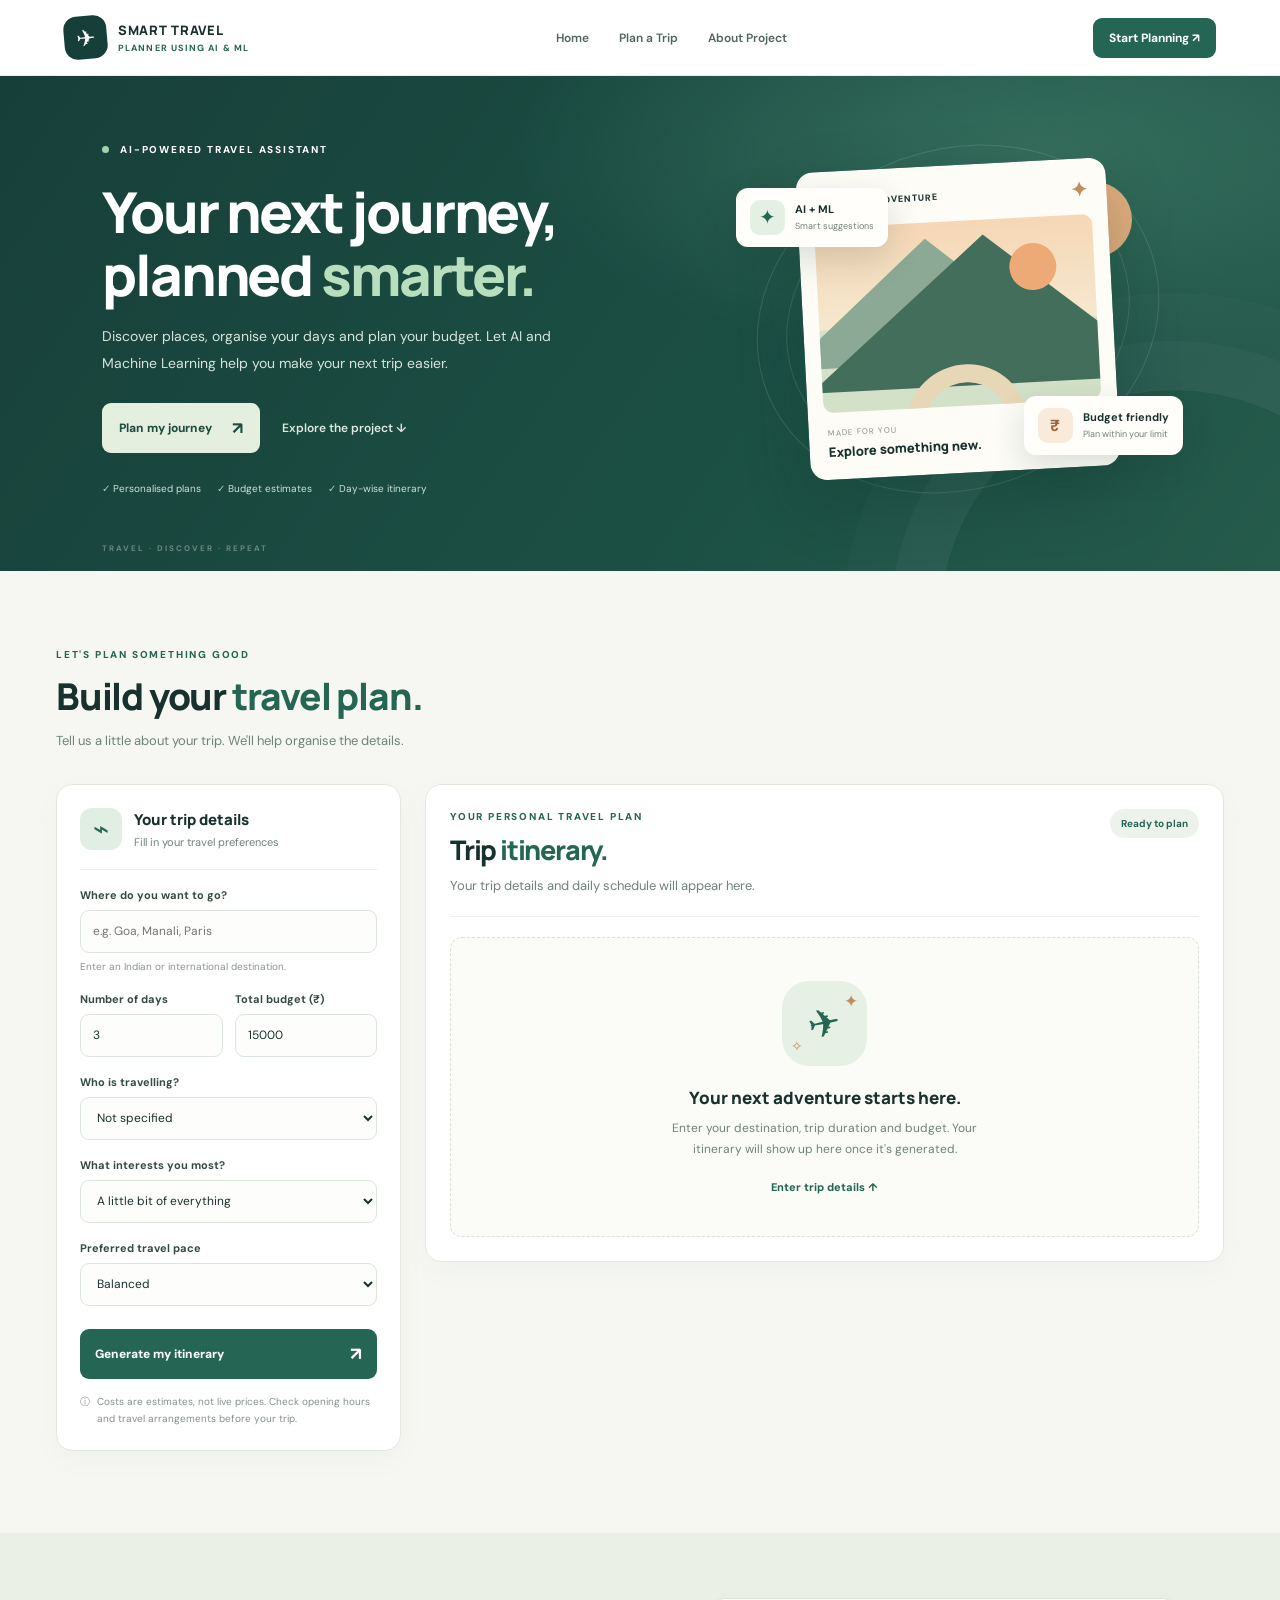
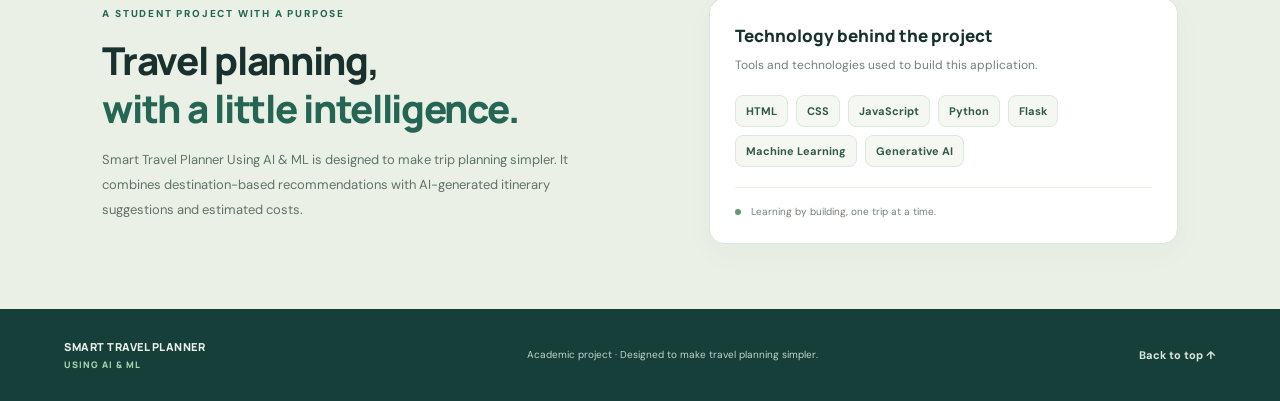
<file: frontend/index.html>
<!DOCTYPE html>
<html lang="en">

<head>
  <meta charset="UTF-8">
  <meta name="viewport" content="width=device-width, initial-scale=1.0">
  <meta name="theme-color" content="#173f39">
  <title>Smart Travel Planner Using AI &amp; ML</title>
  <link rel="preconnect" href="https://fonts.googleapis.com">
  <link rel="preconnect" href="https://fonts.gstatic.com" crossorigin>
  <link
    href="https://fonts.googleapis.com/css2?family=DM+Sans:wght@400;500;600;700&family=Manrope:wght@400;500;600;700;800&display=swap"
    rel="stylesheet">
  <link rel="stylesheet" href="css/style.css">
  <script src="js/app.js" defer></script>
</head>

<body>
  <header class="navbar">
    <a href="#" class="brand">
      <span class="brand-icon">✈</span>
      <span class="brand-text">
        <strong>SMART TRAVEL</strong>
        <small>PLANNER USING AI &amp; ML</small>
      </span>
    </a>

    <nav class="nav-links">
      <a href="#home">Home</a>
      <a href="#planner">Plan a Trip</a>
      <a href="#about">About Project</a>
    </nav>

    <a href="#planner" class="nav-button">Start Planning ↗</a>
  </header>

  <main>
    <section class="hero" id="home">
      <div class="hero-content">
        <div class="eyebrow"><span class="live-dot"></span> AI-POWERED TRAVEL ASSISTANT</div>

        <h1>Your next journey,<br>planned <span>smarter.</span></h1>

        <p>
          Discover places, organise your days and plan your budget.
          Let AI and Machine Learning help you make your next trip easier.
        </p>

        <div class="hero-actions">
          <a class="primary-link" href="#planner">Plan my journey <span>↗</span></a>
          <a class="secondary-link" href="#about">Explore the project ↓</a>
        </div>

        <div class="hero-points">
          <span>✓ Personalised plans</span>
          <span>✓ Budget estimates</span>
          <span>✓ Day-wise itinerary</span>
        </div>
      </div>

      <div class="hero-art" aria-label="Travel illustration">
        <div class="art-orbit orbit-one"></div>
        <div class="art-orbit orbit-two"></div>
        <div class="art-sun"></div>

        <div class="travel-card">
          <div class="travel-card-top">
            <span>YOUR NEXT ADVENTURE</span>
            <span class="art-star">✦</span>
          </div>

          <div class="landscape">
            <div class="mountain mountain-back"></div>
            <div class="mountain mountain-front"></div>
            <div class="landscape-sun"></div>
            <div class="landscape-path"></div>
          </div>

          <div class="travel-card-bottom">
            <div>
              <small>MADE FOR YOU</small>
              <strong>Explore something new.</strong>
            </div>
            <div class="compass">✧</div>
          </div>
        </div>

        <div class="floating-note note-top">
          <span class="float-icon">✦</span>
          <span><strong>AI + ML</strong><small>Smart suggestions</small></span>
        </div>

        <div class="floating-note note-bottom">
          <span class="float-icon budget-icon">₹</span>
          <span><strong>Budget friendly</strong><small>Plan within your limit</small></span>
        </div>
      </div>

      <div class="hero-decoration">TRAVEL · DISCOVER · REPEAT</div>
    </section>

    <section class="planner-section" id="planner">
      <div class="section-intro">
        <div class="eyebrow dark-eyebrow">LET'S PLAN SOMETHING GOOD</div>
        <h2>Build your <span>travel plan.</span></h2>
        <p>Tell us a little about your trip. We'll help organise the details.</p>
      </div>

      <div class="planner-layout">
        <aside class="form-panel">
          <div class="form-heading">
            <div class="form-icon">⌁</div>
            <div>
              <h3>Your trip details</h3>
              <p>Fill in your travel preferences</p>
            </div>
          </div>

          <form id="trip-form">
            <div class="field">
              <label for="destination">Where do you want to go?</label>
              <input type="text" id="destination" name="destination" placeholder="e.g. Goa, Manali, Paris" required>
              <small>Enter an Indian or international destination.</small>
            </div>

            <div class="form-row">
              <div class="field">
                <label for="days">Number of days</label>
                <input type="number" id="days" name="days" min="1" max="30" value="3" required>
              </div>

              <div class="field">
                <label for="budget">Total budget (₹)</label>
                <input type="number" id="budget" name="budget" min="1" placeholder="15000" value="15000" required>
              </div>
            </div>

            <div class="field">
              <label for="companions">Who is travelling?</label>
              <select id="companions" name="companions">
                <option value="Any">Not specified</option>
                <option value="Solo">Solo</option>
                <option value="Couple">Couple</option>
                <option value="Family">Family</option>
                <option value="Friends">Friends</option>
              </select>
            </div>

            <div class="field">
              <label for="theme">What interests you most?</label>
              <select id="theme" name="theme">
                <option value="Any">A little bit of everything</option>
                <option value="Adventure">Adventure &amp; outdoors</option>
                <option value="Nature">Nature &amp; mountains</option>
                <option value="Culture">Culture &amp; heritage</option>
                <option value="Food">Food &amp; local markets</option>
                <option value="Beach">Beaches &amp; relaxation</option>
                <option value="Shopping">Shopping &amp; city life</option>
              </select>
            </div>

            <div class="field">
              <label for="pace">Preferred travel pace</label>
              <select id="pace" name="pace">
                <option value="Any">Balanced</option>
                <option value="Relaxed">Relaxed — take it slow</option>
                <option value="Balanced">Balanced — a bit of everything</option>
                <option value="Fast">Packed — see more places</option>
              </select>
            </div>

            <button type="submit" id="submit-button" class="generate-button">
              <span>Generate my itinerary</span>
              <span class="button-arrow">↗</span>
            </button>

            <p class="form-disclaimer">
              <span>ⓘ</span> Costs are estimates, not live prices. Check
              opening hours and travel arrangements before your trip.
            </p>
          </form>
        </aside>

        <section class="results-area" aria-live="polite">
          <div class="results-top">
            <div>
              <div class="eyebrow dark-eyebrow">YOUR PERSONAL TRAVEL PLAN</div>
              <h2>Trip <span>itinerary.</span></h2>
              <p class="results-subtitle">Your trip details and daily schedule will appear here.</p>
            </div>
            <div class="status" id="status">Ready to plan</div>
          </div>

          <div class="results" id="results">
            <div class="empty-state">
              <div class="empty-illustration">
                <span class="empty-plane">✈</span>
                <span class="empty-spark spark-one">✦</span>
                <span class="empty-spark spark-two">✧</span>
              </div>
              <h3>Your next adventure starts here.</h3>
              <p>
                Enter your destination, trip duration and budget.
                Your itinerary will show up here once it's generated.
              </p>
              <a href="#planner" class="empty-link">Enter trip details ↑</a>
            </div>
          </div>
        </section>
      </div>
    </section>

    <section class="about-section" id="about">
      <div class="about-copy">
        <div class="eyebrow dark-eyebrow">A STUDENT PROJECT WITH A PURPOSE</div>
        <h2>Travel planning,<br><span>with a little intelligence.</span></h2>
        <p>
          Smart Travel Planner Using AI &amp; ML is designed to make trip
          planning simpler. It combines destination-based recommendations
          with AI-generated itinerary suggestions and estimated costs.
        </p>
      </div>

      <div class="technology-panel">
        <h3>Technology behind the project</h3>
        <p>Tools and technologies used to build this application.</p>
        <div class="tech-list">
          <span>HTML</span>
          <span>CSS</span>
          <span>JavaScript</span>
          <span>Python</span>
          <span>Flask</span>
          <span>Machine Learning</span>
          <span>Generative AI</span>
        </div>
        <div class="tech-footer">
          <span class="tech-dot"></span>
          Learning by building, one trip at a time.
        </div>
      </div>
    </section>
  </main>

  <footer class="site-footer">
    <a href="#home" class="footer-brand">SMART TRAVEL PLANNER <span>USING AI &amp; ML</span></a>
    <p>Academic project · Designed to make travel planning simpler.</p>
    <a href="#home" class="back-top">Back to top ↑</a>
  </footer>
</body>

</html>
</file>
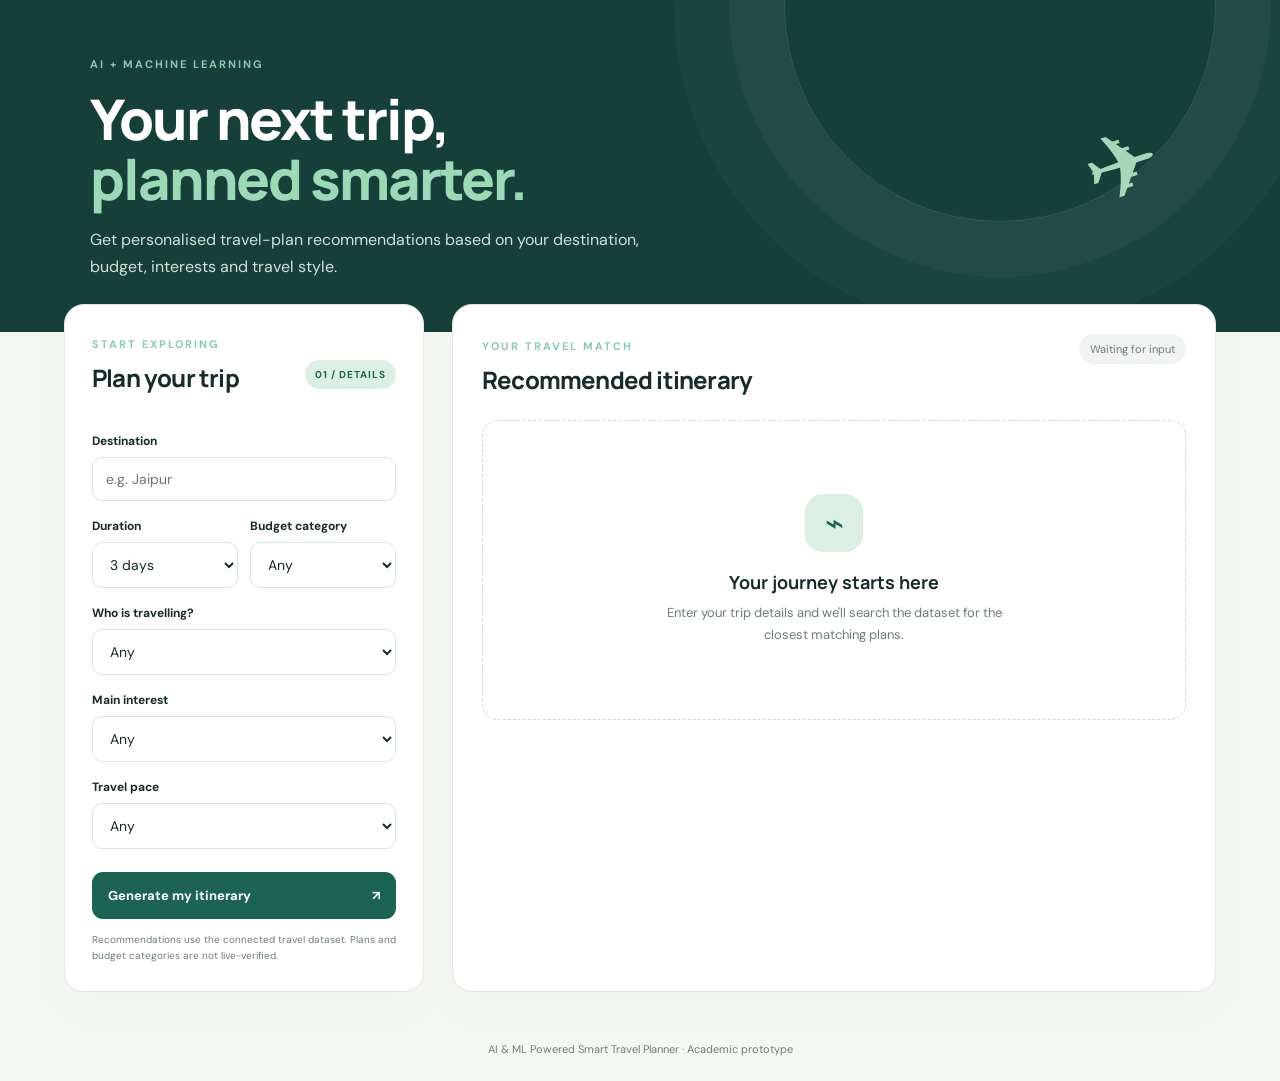
<file: smart_travel_management_system/frontend/index.html>
<!doctype html>
<html lang="en">
<head>
  <meta charset="utf-8">
  <meta name="viewport" content="width=device-width, initial-scale=1">
  <title>Smart Travel Planner</title>
  <link rel="stylesheet" href="css/style.css">
</head>
<body>
  <header class="hero">
    <div class="hero-content">
      <span class="eyebrow">AI + MACHINE LEARNING</span>
      <h1>Your next trip,<br><span>planned smarter.</span></h1>
      <p>Get personalised travel-plan recommendations based on your destination, budget, interests and travel style.</p>
    </div>
    <div class="hero-mark" aria-hidden="true">✈</div>
  </header>

  <main class="layout">
    <section class="panel form-panel">
      <div class="section-heading">
        <div>
          <span class="eyebrow">START EXPLORING</span>
          <h2>Plan your trip</h2>
        </div>
        <span class="step-pill">01 / DETAILS</span>
      </div>

      <form id="trip-form">
        <label for="destination">Destination</label>
        <input id="destination" name="destination" placeholder="e.g. Jaipur" required>

        <div class="two-col">
          <div>
            <label for="days">Duration</label>
            <select id="days" name="days">
              <option value="2">2 days</option><option value="3" selected>3 days</option>
              <option value="4">4 days</option><option value="5">5 days</option>
              <option value="6">6 days</option><option value="7">7 days</option>
              <option value="8">8 days</option><option value="9">9 days</option>
              <option value="10">10 days</option><option value="11">11 days</option>
              <option value="12">12 days</option><option value="13">13 days</option>
              <option value="14">14 days</option>
            </select>
          </div>
          <div>
            <label for="budget">Budget category</label>
            <select id="budget" name="budget">
              <option>Any</option><option>Low</option><option>Medium</option><option>High</option>
            </select>
          </div>
        </div>

        <label for="companions">Who is travelling?</label>
        <select id="companions" name="companions">
          <option>Any</option><option>Solo</option><option>Couple</option><option>Family</option><option>Friends</option>
        </select>

        <label for="theme">Main interest</label>
        <select id="theme" name="theme">
          <option>Any</option><option>History</option><option>Culture</option><option>Nature</option>
          <option>Food</option><option>Adventure</option><option>Shopping</option><option>Relaxation</option>
        </select>

        <label for="pace">Travel pace</label>
        <select id="pace" name="pace">
          <option>Any</option><option>Relaxed</option><option>Moderate</option><option>Fast</option>
        </select>

        <button type="submit" id="submit-button"><span>Generate my itinerary</span><span>↗</span></button>
        <p class="small-note">Recommendations use the connected travel dataset. Plans and budget categories are not live-verified.</p>
      </form>
    </section>

    <section class="results-area">
      <div class="results-top">
        <div><span class="eyebrow">YOUR TRAVEL MATCH</span><h2>Recommended itinerary</h2></div>
        <span class="status" id="status">Waiting for input</span>
      </div>
      <div id="results" class="results">
        <div class="empty-state">
          <div class="empty-icon">⌁</div>
          <h3>Your journey starts here</h3>
          <p>Enter your trip details and we'll search the dataset for the closest matching plans.</p>
        </div>
      </div>
    </section>
  </main>
  <footer>AI & ML Powered Smart Travel Planner · Academic prototype</footer>
  <script src="js/app.js"></script>
</body>
</html>
</file>
<file: frontend/css/style.css>
:root {
    --ink: #19312e;
    --muted: #71817b;
    --green: #246653;
    --green-dark: #173f39;
    --mint: #e1eee4;
    --paper: #f6f7f2;
    --line: #e3e8df;
    --white: #ffffff;
    --orange: #edaa76;
}

* {
    box-sizing: border-box;
}

html {
    scroll-behavior: smooth;
    scroll-padding-top: 85px;
}

body {
    margin: 0;
    background: var(--paper);
    color: var(--ink);
    font-family: 'DM Sans', sans-serif;
}

a {
    color: inherit;
    text-decoration: none;
}

button,
input,
select {
    font: inherit;
}

button,
a,
input,
select {
    -webkit-tap-highlight-color: transparent;
}

.navbar {
    min-height: 76px;
    padding: 13px max(5vw, 24px);
    display: flex;
    align-items: center;
    justify-content: space-between;
    gap: 24px;
    background: #fff;
    border-bottom: 1px solid #e9ede6;
    position: sticky;
    top: 0;
    z-index: 20;
}

.brand {
    display: flex;
    align-items: center;
    gap: 11px;
    flex-shrink: 0;
}

.brand-icon {
    width: 43px;
    height: 43px;
    border-radius: 13px;
    display: grid;
    place-items: center;
    background: var(--green-dark);
    color: white;
    font-size: 23px;
    transform: rotate(-5deg);
}

.brand-text {
    display: flex;
    flex-direction: column;
    gap: 3px;
}

.brand-text strong {
    font: 800 13px Manrope, sans-serif;
    letter-spacing: .7px;
}

.brand-text small {
    color: var(--green);
    font-size: 9px;
    font-weight: 700;
    letter-spacing: 1.1px;
}

.nav-links {
    display: flex;
    align-items: center;
    gap: 30px;
}

.nav-links a {
    color: #52645c;
    font-size: 12px;
    font-weight: 600;
    transition: color .2s;
}

.nav-links a:hover {
    color: var(--green);
}

.nav-button {
    padding: 12px 16px;
    border-radius: 9px;
    background: var(--green);
    color: white;
    font-size: 12px;
    font-weight: 700;
    transition: background .2s, transform .2s;
}

.nav-button:hover,
.primary-link:hover,
.generate-button:hover {
    background: #164d40;
    transform: translateY(-1px);
}

.hero {
    min-height: 485px;
    padding: 66px max(8vw, 28px) 76px;
    display: grid;
    grid-template-columns: minmax(0, 1.05fr) minmax(320px, .95fr);
    align-items: center;
    gap: 40px;
    position: relative;
    overflow: hidden;
    color: white;
    background:
        radial-gradient(ellipse at 82% 15%, #356e5d 0, transparent 36%),
        linear-gradient(125deg, #173f39 0%, #1c5145 65%, #255b4b 100%);
}

.hero:before {
    content: "";
    position: absolute;
    width: 470px;
    height: 470px;
    border: 1px solid #ffffff12;
    border-radius: 50%;
    right: -130px;
    bottom: -290px;
    box-shadow: 0 0 0 48px #ffffff08, 0 0 0 96px #ffffff05;
}

.hero-content {
    position: relative;
    z-index: 2;
    max-width: 600px;
}

.eyebrow {
    font-size: 10px;
    line-height: 1.6;
    letter-spacing: 1.8px;
    font-weight: 800;
}

.live-dot,
.tech-dot {
    display: inline-block;
    width: 7px;
    height: 7px;
    margin-right: 7px;
    border-radius: 50%;
    background: #9ed4ad;
}

.hero h1 {
    margin: 22px 0 17px;
    font: 800 clamp(38px, 4.4vw, 59px)/1.12 Manrope, sans-serif;
    letter-spacing: -2.2px;
}

.hero h1 span {
    color: #b8dfbd;
}

.hero-content>p {
    max-width: 500px;
    color: #d6e5db;
    font-size: 14px;
    line-height: 1.9;
    margin: 0;
}

.hero-actions {
    display: flex;
    align-items: center;
    flex-wrap: wrap;
    gap: 22px;
    margin-top: 27px;
}

.primary-link {
    display: inline-flex;
    align-items: center;
    gap: 20px;
    padding: 14px 17px;
    border-radius: 9px;
    background: #e5efdf;
    color: #1c4d3f;
    font-size: 12px;
    font-weight: 800;
    transition: .2s;
}

.primary-link:hover {
    background: white;
}

.primary-link span {
    font-size: 17px;
}

.secondary-link {
    color: #e0e9df;
    font-size: 12px;
    font-weight: 600;
}

.secondary-link:hover {
    color: white;
}

.hero-points {
    display: flex;
    flex-wrap: wrap;
    gap: 16px;
    margin-top: 29px;
}

.hero-points span {
    color: #d0e2d5;
    font-size: 10px;
}

.hero-points span::first-letter {
    color: #a9d8b4;
}

.hero-art {
    position: relative;
    width: 100%;
    max-width: 440px;
    min-height: 330px;
    justify-self: end;
    display: grid;
    place-items: center;
}

.art-orbit {
    position: absolute;
    border: 1px solid #ffffff20;
    border-radius: 50%;
    transform: rotate(-20deg);
}

.orbit-one {
    width: 350px;
    height: 290px;
}

.orbit-two {
    width: 410px;
    height: 340px;
}

.art-sun {
    position: absolute;
    width: 75px;
    height: 75px;
    border-radius: 50%;
    top: 28px;
    right: 46px;
    background: #eab181;
    opacity: .95;
}

.travel-card {
    width: min(310px, 80%);
    position: relative;
    z-index: 2;
    padding: 15px;
    border: 1px solid #ffffff45;
    border-radius: 17px;
    background: #fdfcf6;
    color: var(--ink);
    box-shadow: 0 24px 65px #102e263f;
    transform: rotate(-3deg);
}

.travel-card-top {
    display: flex;
    align-items: center;
    justify-content: space-between;
    padding: 2px 2px 12px;
    font-size: 9px;
    font-weight: 800;
    letter-spacing: 1px;
}

.art-star {
    color: #c48c5d;
    font-size: 20px;
}

.landscape {
    height: 185px;
    position: relative;
    overflow: hidden;
    border-radius: 10px;
    background: linear-gradient(#f5d7b5, #f5e8cf 55%, #d3e1c9 56%);
}

.landscape-sun {
    position: absolute;
    width: 47px;
    height: 47px;
    right: 38px;
    top: 26px;
    border-radius: 50%;
    background: #edaa76;
}

.mountain {
    position: absolute;
    width: 0;
    height: 0;
    border-left: 145px solid transparent;
    border-right: 145px solid transparent;
}

.mountain-back {
    bottom: 44px;
    left: -35px;
    border-bottom: 125px solid #8ba995;
}

.mountain-front {
    bottom: 20px;
    right: -70px;
    border-left-width: 180px;
    border-right-width: 180px;
    border-bottom: 150px solid #436e5b;
}

.landscape-path {
    position: absolute;
    width: 120px;
    height: 115px;
    right: 76px;
    bottom: -74px;
    border-radius: 50%;
    border: 18px solid #e8d7b7;
    background: transparent;
    transform: rotate(-20deg);
}

.travel-card-bottom {
    display: flex;
    align-items: center;
    justify-content: space-between;
    gap: 10px;
    padding: 14px 3px 2px;
}

.travel-card-bottom div:first-child {
    display: flex;
    flex-direction: column;
    gap: 5px;
}

.travel-card-bottom small {
    font-size: 8px;
    color: #849188;
    letter-spacing: 1px;
}

.travel-card-bottom strong {
    font: 800 13px Manrope, sans-serif;
}

.compass {
    display: grid;
    place-items: center;
    width: 35px;
    height: 35px;
    flex-shrink: 0;
    border-radius: 50%;
    background: #e6efe4;
    color: var(--green);
    font-size: 24px;
}

.floating-note {
    position: absolute;
    z-index: 3;
    display: flex;
    align-items: center;
    gap: 10px;
    padding: 11px 13px;
    border: 1px solid #ffffff8c;
    border-radius: 12px;
    background: #fffefa;
    color: var(--ink);
    box-shadow: 0 12px 35px #102e2626;
}

.note-top {
    top: 34px;
    left: -2px;
}

.note-bottom {
    right: -5px;
    bottom: 29px;
}

.float-icon {
    width: 35px;
    height: 35px;
    display: grid;
    place-items: center;
    flex-shrink: 0;
    border-radius: 10px;
    background: #e5f0e4;
    color: var(--green);
    font-size: 20px;
}

.budget-icon {
    background: #f9eadb;
    color: #9b6539;
    font-size: 16px;
    font-weight: 800;
}

.floating-note>span:last-child {
    display: flex;
    flex-direction: column;
    gap: 4px;
}

.floating-note strong {
    font-size: 11px;
}

.floating-note small {
    color: var(--muted);
    font-size: 9px;
}

.hero-decoration {
    position: absolute;
    bottom: 18px;
    left: max(8vw, 28px);
    color: #ffffff58;
    font-size: 8px;
    font-weight: 700;
    letter-spacing: 2px;
}

.planner-section {
    max-width: 1220px;
    margin: 0 auto;
    padding: 76px 26px 82px;
}

.section-intro {
    max-width: 600px;
    margin-bottom: 32px;
}

.dark-eyebrow {
    color: var(--green);
}

.section-intro h2,
.results-top h2 {
    margin: 11px 0;
    font: 800 clamp(27px, 3vw, 37px)/1.2 Manrope, sans-serif;
    letter-spacing: -1.2px;
}

.section-intro h2 span,
.results-top h2 span,
.about-copy h2 span {
    color: var(--green);
}

.section-intro>p,
.results-subtitle {
    margin: 0;
    color: var(--muted);
    font-size: 13px;
    line-height: 1.7;
}

.planner-layout {
    display: grid;
    grid-template-columns: 345px minmax(0, 1fr);
    align-items: start;
    gap: 24px;
}

.form-panel,
.results-area {
    min-width: 0;
    border: 1px solid var(--line);
    border-radius: 16px;
    background: white;
    box-shadow: 0 9px 30px #173f3908;
}

.form-panel {
    padding: 23px;
}

.form-heading {
    display: flex;
    align-items: center;
    gap: 12px;
    padding-bottom: 19px;
    margin-bottom: 4px;
    border-bottom: 1px solid #edf0e9;
}

.form-icon {
    display: grid;
    place-items: center;
    width: 42px;
    height: 42px;
    flex-shrink: 0;
    border-radius: 12px;
    background: var(--mint);
    color: var(--green);
    font-size: 27px;
}

.form-heading h3 {
    margin: 0 0 5px;
    font: 800 15px Manrope, sans-serif;
}

.form-heading p {
    margin: 0;
    color: var(--muted);
    font-size: 11px;
}

.field {
    min-width: 0;
    margin-top: 18px;
}

.field label {
    display: block;
    margin: 0 0 8px;
    color: #344b41;
    font-size: 11px;
    font-weight: 700;
}

.field input,
.field select {
    display: block;
    width: 100%;
    min-width: 0;
    min-height: 43px;
    padding: 11px 12px;
    border: 1px solid #dce5dc;
    border-radius: 9px;
    outline: none;
    background: #fdfefb;
    color: var(--ink);
    font-size: 12px;
    transition: border-color .2s, box-shadow .2s;
}

.field input:focus,
.field select:focus {
    border-color: var(--green);
    box-shadow: 0 0 0 3px #24665314;
}

.field>small {
    display: block;
    margin-top: 6px;
    color: #89948d;
    font-size: 10px;
    line-height: 1.5;
}

.form-row {
    display: grid;
    grid-template-columns: 1fr 1fr;
    gap: 12px;
}

.generate-button {
    width: 100%;
    min-height: 48px;
    margin-top: 23px;
    padding: 13px 15px;
    display: flex;
    justify-content: space-between;
    align-items: center;
    gap: 12px;
    border: 0;
    border-radius: 9px;
    background: var(--green);
    color: white;
    font-size: 12px;
    font-weight: 800;
    cursor: pointer;
    transition: .2s;
}

.generate-button:disabled {
    opacity: .7;
    cursor: wait;
}

.button-arrow {
    font-size: 18px;
}

.form-disclaimer {
    display: flex;
    align-items: flex-start;
    gap: 7px;
    margin: 14px 0 0;
    color: #859188;
    font-size: 10px;
    line-height: 1.7;
}

.results-area {
    padding: 24px;
}

.results-top {
    display: flex;
    align-items: flex-start;
    justify-content: space-between;
    gap: 14px;
    padding-bottom: 19px;
    border-bottom: 1px solid #edf0e9;
}

.results-top h2 {
    font-size: 27px;
    margin: 9px 0;
}

.status {
    flex-shrink: 0;
    padding: 8px 11px;
    border-radius: 20px;
    background: #edf3ec;
    color: var(--green);
    font-size: 10px;
    font-weight: 700;
}

.results {
    min-width: 0;
    margin-top: 20px;
}

.empty-state {
    min-height: 300px;
    padding: 30px 22px;
    display: flex;
    align-items: center;
    justify-content: center;
    flex-direction: column;
    text-align: center;
    border: 1px dashed #d7e2d6;
    border-radius: 12px;
    background: #fbfcf8;
}

.empty-illustration {
    position: relative;
    display: grid;
    place-items: center;
    width: 85px;
    height: 85px;
    margin-bottom: 20px;
    border-radius: 27px;
    background: #e7f0e5;
    color: var(--green);
}

.empty-plane {
    font-size: 39px;
    transform: rotate(-12deg);
}

.empty-spark {
    position: absolute;
    color: #c38b57;
}

.spark-one {
    top: 9px;
    right: 9px;
    font-size: 17px;
}

.spark-two {
    bottom: 11px;
    left: 9px;
    font-size: 14px;
}

.empty-state h3 {
    margin: 0 0 9px;
    font: 800 17px Manrope, sans-serif;
}

.empty-state p {
    max-width: 340px;
    margin: 0;
    color: var(--muted);
    font-size: 12px;
    line-height: 1.8;
}

.empty-link {
    margin-top: 19px;
    color: var(--green);
    font-size: 11px;
    font-weight: 800;
}

.alert {
    margin-bottom: 14px;
    padding: 12px 14px;
    border: 1px solid #f0d8bb;
    border-radius: 9px;
    background: #fff7ed;
    color: #79522e;
    font-size: 12px;
    line-height: 1.7;
    overflow-wrap: anywhere;
}

.alert p {
    margin: 5px 0 0;
}

.trip-card {
    min-width: 0;
    margin-bottom: 18px;
    overflow: hidden;
    border: 1px solid var(--line);
    border-radius: 13px;
    background: white;
}

.trip-card-head {
    display: flex;
    align-items: flex-start;
    justify-content: space-between;
    gap: 12px;
    padding: 17px;
    background: #f8faf6;
    border-bottom: 1px solid #edf0e9;
}

.trip-card h3 {
    margin: 0 0 9px;
    font: 800 16px Manrope, sans-serif;
}

.meta {
    display: flex;
    flex-wrap: wrap;
    gap: 7px;
}

.tag {
    padding: 5px 8px;
    border-radius: 20px;
    background: #eaf3ed;
    color: #285e4d;
    font-size: 10px;
}

.score {
    color: var(--green);
    font-size: 10px;
    font-weight: 800;
    white-space: nowrap;
}

.trip-card-body {
    min-width: 0;
    padding: 18px;
    color: #475c55;
    font-size: 12px;
    line-height: 1.65;
    overflow-wrap: anywhere;
}

.trip-card-body h4 {
    margin: 0 0 10px;
    color: var(--ink);
    font: 800 11px Manrope, sans-serif;
    letter-spacing: .4px;
}

.trip-card-body .plan-text {
    margin: 0 0 18px;
    white-space: pre-wrap;
    overflow-wrap: anywhere;
}

.days-list {
    display: flex;
    flex-direction: column;
    gap: 12px;
    margin: 12px 0 22px;
    min-width: 0;
}

.day-card {
    display: block;
    width: 100%;
    height: auto !important;
    min-height: 0 !important;
    padding: 15px;
    margin: 0;
    border: 1px solid #e0e8df;
    border-radius: 12px;
    background: #fbfcf9;
}

.day-heading {
    display: flex;
    justify-content: space-between;
    align-items: flex-start;
    gap: 10px;
    margin: 0 0 12px;
}

.day-label {
    display: block;
    margin-bottom: 4px;
    color: #226653;
    font-size: 10px;
    font-weight: 800;
    letter-spacing: 1px;
}

.day-heading h4 {
    margin: 0;
    font: 800 14px/1.45 Manrope, sans-serif;
}

.day-cost {
    flex-shrink: 0;
    padding: 6px 8px;
    border-radius: 8px;
    background: #eaf3ed;
    color: #226653;
    font-size: 11px;
    font-weight: 800;
    white-space: nowrap;
}

.stops-list {
    display: flex;
    flex-direction: column;
    gap: 8px;
    min-width: 0;
}

.stop-card {
    display: block;
    width: 100%;
    height: auto !important;
    min-height: 0 !important;
    padding: 12px;
    margin: 0;
    border: 1px solid #e7ece5;
    border-radius: 10px;
    background: white;
}

.stop-heading {
    display: flex;
    align-items: flex-start;
    gap: 9px;
    margin: 0 0 7px;
}

.stop-number {
    display: grid;
    place-items: center;
    flex: 0 0 25px;
    width: 25px;
    height: 25px;
    border-radius: 50%;
    background: #e6f0e8;
    color: #226653;
    font-size: 11px;
    font-weight: 800;
}

.stop-title {
    min-width: 0;
}

.stop-title h5 {
    margin: 2px 0 4px;
    color: var(--ink);
    font: 800 13px/1.45 Manrope, sans-serif;
}

.stop-time {
    display: inline-block;
    color: #6b786f;
    font-size: 11px;
    line-height: 1.5;
}

.stop-activity {
    margin: 5px 0;
    color: #53665c;
    font-size: 12px;
    line-height: 1.6;
}

.stop-meta {
    display: flex;
    flex-wrap: wrap;
    gap: 6px;
    margin-top: 7px;
}

.stop-meta span {
    padding: 5px 7px;
    border-radius: 6px;
    background: #f1f5ef;
    color: #36594a;
    font-size: 10px;
    line-height: 1.4;
}

.stop-extra {
    margin-top: 6px;
}

.stop-extra p {
    margin: 3px 0;
    font-size: 11px;
    line-height: 1.5;
}

.budget-section {
    margin: 20px 0;
}

.budget-section h4 {
    margin-bottom: 10px;
}

.budget-grid {
    display: grid;
    grid-template-columns: repeat(2, minmax(0, 1fr));
    gap: 8px;
}

.budget-item {
    display: flex;
    flex-direction: column;
    gap: 5px;
    padding: 11px;
    border: 1px solid #e3e9e0;
    border-radius: 9px;
    background: white;
}

.budget-item span {
    color: #69756d;
    font-size: 11px;
}

.budget-item strong {
    color: #205f4d;
    font-size: 14px;
}

.small-note {
    margin: 12px 0 0;
    color: #849087;
    font-size: 10px;
    line-height: 1.7;
}

.about-section {
    padding: 65px max(8vw, 26px);
    display: grid;
    grid-template-columns: minmax(0, 1fr) minmax(300px, .85fr);
    align-items: center;
    gap: 55px;
    background: #eaf0e6;
}

.about-copy h2 {
    margin: 15px 0;
    font: 800 clamp(28px, 3vw, 39px)/1.25 Manrope, sans-serif;
    letter-spacing: -1.3px;
}

.about-copy>p {
    max-width: 520px;
    color: #607269;
    font-size: 13px;
    line-height: 1.9;
}

.technology-panel {
    padding: 25px;
    border: 1px solid #dce5d8;
    border-radius: 15px;
    background: #fff;
    box-shadow: 0 10px 30px #173f3908;
}

.technology-panel h3 {
    margin: 0 0 8px;
    font: 800 17px Manrope, sans-serif;
}

.technology-panel>p {
    margin: 0 0 20px;
    color: var(--muted);
    font-size: 12px;
    line-height: 1.7;
}

.tech-list {
    display: flex;
    flex-wrap: wrap;
    gap: 8px;
}

.tech-list span {
    padding: 8px 10px;
    border: 1px solid #dce8dc;
    border-radius: 8px;
    background: #f5f8f2;
    color: #315b49;
    font-size: 11px;
    font-weight: 700;
}

.tech-footer {
    padding-top: 17px;
    margin-top: 20px;
    border-top: 1px solid #edf0e9;
    color: #748179;
    font-size: 10px;
}

.tech-dot {
    width: 6px;
    height: 6px;
    background: #5e9b72;
}

.site-footer {
    min-height: 92px;
    padding: 22px max(5vw, 24px);
    display: flex;
    align-items: center;
    justify-content: space-between;
    gap: 18px;
    background: #173f39;
    color: #e8f0e8;
}

.footer-brand {
    display: flex;
    flex-direction: column;
    gap: 4px;
    font: 800 11px Manrope, sans-serif;
    letter-spacing: .5px;
}

.footer-brand span {
    color: #a9d3b2;
    font-size: 9px;
    letter-spacing: 1px;
}

.site-footer p {
    margin: 0;
    color: #c2d5c9;
    font-size: 10px;
    line-height: 1.6;
}

.back-top {
    color: #d9e8db;
    font-size: 11px;
    font-weight: 700;
    white-space: nowrap;
}

@media (max-width: 1000px) {
    .hero {
        padding-left: 5vw;
        padding-right: 5vw;
        gap: 18px;
    }

    .hero-art {
        transform: scale(.9);
    }

    .planner-layout {
        grid-template-columns: 310px minmax(0, 1fr);
        gap: 16px;
    }

    .form-panel,
    .results-area {
        padding: 18px;
    }

    .about-section {
        gap: 28px;
    }
}

@media (max-width: 760px) {
    .navbar {
        min-height: 68px;
        padding: 12px 18px;
        flex-wrap: wrap;
        gap: 12px;
    }

    .nav-links {
        order: 3;
        width: 100%;
        justify-content: center;
        gap: 23px;
        padding-top: 10px;
        border-top: 1px solid #edf0e9;
    }

    .nav-button {
        padding: 10px 12px;
        font-size: 11px;
    }

    .hero {
        grid-template-columns: 1fr;
        padding: 50px 25px 55px;
    }

    .hero h1 {
        font-size: clamp(38px, 9vw, 54px);
    }

    .hero-art {
        width: 100%;
        max-width: 420px;
        justify-self: center;
        min-height: 300px;
        transform: none;
    }

    .hero-decoration {
        left: 25px;
    }

    .planner-section {
        padding: 54px 18px;
    }

    .planner-layout {
        grid-template-columns: 1fr;
    }

    .form-panel,
    .results-area {
        padding: 21px;
    }

    .about-section {
        grid-template-columns: 1fr;
        padding: 50px 22px;
    }

    .site-footer {
        flex-wrap: wrap;
    }
}

@media (max-width: 480px) {
    .brand-text strong {
        font-size: 11px;
    }

    .brand-text small {
        font-size: 8px;
    }

    .brand-icon {
        width: 38px;
        height: 38px;
    }

    .nav-links {
        gap: 18px;
    }

    .nav-links a {
        font-size: 11px;
    }

    .hero {
        padding: 43px 20px 55px;
    }

    .hero-content>p {
        font-size: 13px;
    }

    .hero-actions {
        align-items: flex-start;
        flex-direction: column;
        gap: 17px;
    }

    .hero-points {
        gap: 10px 14px;
    }

    .hero-art {
        min-height: 270px;
    }

    .travel-card {
        width: 260px;
    }

    .landscape {
        height: 155px;
    }

    .orbit-one {
        width: 280px;
        height: 245px;
    }

    .orbit-two {
        width: 310px;
        height: 275px;
    }

    .note-top {
        left: -2px;
        top: 18px;
    }

    .note-bottom {
        right: -2px;
        bottom: 10px;
    }

    .floating-note {
        padding: 8px;
    }

    .float-icon {
        width: 29px;
        height: 29px;
    }

    .floating-note strong {
        font-size: 10px;
    }

    .section-intro h2 {
        font-size: 29px;
    }

    .results-top {
        flex-direction: column;
    }

    .results-top h2 {
        font-size: 25px;
    }

    .trip-card-head {
        flex-direction: column;
    }

    .day-heading {
        flex-direction: column;
    }

    .budget-grid {
        grid-template-columns: 1fr;
    }

    .form-row {
        gap: 9px;
    }

    .about-copy h2 {
        font-size: 30px;
    }

    .technology-panel {
        padding: 19px;
    }

    .site-footer {
        align-items: flex-start;
        flex-direction: column;
        padding: 25px 20px;
    }
}

/* Recommendation method label */
.source-panel {
    display: flex;
    align-items: center;
    gap: 11px;
    padding: 12px;
    margin-bottom: 20px;
    border: 1px solid #dce8dc;
    border-radius: 10px;
    background: #f6faf5;
}

.source-icon {
    display: grid;
    place-items: center;
    flex: 0 0 36px;
    width: 36px;
    height: 36px;
    border-radius: 10px;
    font-size: 21px;
    font-weight: 800;
}

.source-panel>div {
    display: flex;
    flex-direction: column;
    gap: 4px;
    min-width: 0;
}

.source-panel strong {
    font-size: 11px;
    line-height: 1.5;
    overflow-wrap: anywhere;
}

.source-panel small {
    color: #71817b;
    font-size: 10px;
    line-height: 1.5;
}

.source-ml .source-icon,
.source-dataset .source-icon {
    background: #e1eee4;
    color: #246653;
}

.source-dataset {
    background: #f4faf6;
    border-color: #d2e7d7;
}

.source-ai {
    background: #fff8ef;
    border-color: #f1dfc9;
}

.source-ai .source-icon {
    background: #fbe9d9;
    color: #a65c24;
}

/* Enhanced Budget Estimation Styling */
.budget-summary-card {
    display: flex;
    flex-wrap: wrap;
    align-items: center;
    justify-content: space-between;
    gap: 12px;
    padding: 14px 16px;
    margin-bottom: 12px;
    background: #f9fbf9;
    border: 1px solid #dbe6dc;
    border-radius: 10px;
}

.budget-summary-left {
    display: flex;
    flex-direction: column;
    gap: 4px;
}

.budget-summary-left small {
    font-size: 11px;
    font-weight: 600;
    color: #6d7d74;
    text-transform: uppercase;
    letter-spacing: 0.5px;
}

.budget-summary-left .total-amount {
    font-size: 22px;
    font-weight: 800;
    color: #173f39;
    font-family: var(--font-heading, "Manrope", sans-serif);
}

.budget-summary-right {
    display: flex;
    align-items: center;
    gap: 10px;
    flex-wrap: wrap;
}

.per-person-pill {
    display: inline-flex;
    align-items: center;
    gap: 5px;
    padding: 6px 12px;
    background: #e8f3ec;
    border: 1px solid #c8e0d0;
    border-radius: 999px;
    font-size: 12px;
    font-weight: 700;
    color: #1d5f47;
}

.budget-status-pill {
    display: inline-flex;
    align-items: center;
    gap: 5px;
    padding: 6px 12px;
    border-radius: 999px;
    font-size: 12px;
    font-weight: 700;
}

.status-within {
    background: #dff6e6;
    color: #1a6f3b;
    border: 1px solid #bce6c9;
}

.status-tight {
    background: #fff4d8;
    color: #8c6008;
    border: 1px solid #fae1a0;
}

.status-unrealistic {
    background: #fde8e8;
    color: #b91c1c;
    border: 1px solid #f8b4b4;
}

.budget-notes-box {
    margin-top: 12px;
    padding: 12px 14px;
    background: #fafbfa;
    border-left: 3px solid #287157;
    border-radius: 0 8px 8px 0;
    font-size: 12px;
    color: #4b5851;
    line-height: 1.6;
}

.budget-notes-box strong {
    color: #1b4b3f;
    display: block;
    margin-bottom: 4px;
}

.plan-notice-card {
    padding: 10px 14px;
    margin-bottom: 16px;
    background: #f4f8f5;
    border-left: 3px solid #236852;
    border-radius: 0 6px 6px 0;
    font-size: 12px;
    color: #3b5047;
    line-height: 1.5;
}
</file>
<file: smart_travel_management_system/frontend/css/style.css>
@import url('https://fonts.googleapis.com/css2?family=DM+Sans:wght@400;500;600;700&family=Manrope:wght@400;500;600;700;800&display=swap');
:root{--ink:#172b2a;--muted:#6d7d79;--green:#1d6354;--mint:#dcefe5;--paper:#f5f7f2;--line:#e1e8e0;--white:#fff;--orange:#f1a56b}
*{box-sizing:border-box}
body{margin:0;background:var(--paper);color:var(--ink);font-family:'DM Sans',sans-serif}
.hero{min-height:285px;padding:52px max(7vw,24px);display:flex;justify-content:space-between;align-items:center;background:#173f39;color:#fff;position:relative;overflow:hidden}
.hero:after{content:"";position:absolute;width:430px;height:430px;border:1px solid #ffffff22;border-radius:50%;right:5%;top:-210px;box-shadow:0 0 0 55px #ffffff08,0 0 0 110px #ffffff06}
.hero-content{max-width:680px;position:relative;z-index:1}
.eyebrow{font-size:11px;letter-spacing:2px;font-weight:700;color:#8bc9ae}
h1,h2,h3,p{margin-top:0}h1{font:800 clamp(34px,5vw,56px)/1.08 Manrope,sans-serif;letter-spacing:-2px;margin:16px 0}h1 span{color:#9bd9b7}
.hero p{color:#d1e2d9;max-width:560px;line-height:1.7;margin-bottom:0}
.hero-mark{font-size:90px;color:#a7d7bb;transform:rotate(-18deg);padding:30px;z-index:1}
.layout{max-width:1200px;margin:-28px auto 0;padding:0 24px 50px;display:grid;grid-template-columns:360px 1fr;gap:28px;position:relative}
.panel,.results-area{background:var(--white);border:1px solid var(--line);border-radius:20px;box-shadow:0 14px 40px #173f3908}
.form-panel{padding:27px;height:max-content}
.section-heading,.results-top{display:flex;align-items:center;justify-content:space-between;gap:12px}
h2{font:750 24px Manrope,sans-serif;letter-spacing:-.8px;margin:8px 0 22px}
.step-pill{font-size:10px;letter-spacing:1px;color:var(--green);background:var(--mint);border-radius:30px;padding:8px 10px;font-weight:700}
label{display:block;font-size:12px;font-weight:700;margin:17px 0 8px}
input,select{width:100%;padding:12px 13px;border:1px solid #dbe4dc;border-radius:10px;background:#fff;color:var(--ink);font:14px 'DM Sans',sans-serif;outline:none}
input:focus,select:focus{border-color:var(--green);box-shadow:0 0 0 3px #1d635415}
.two-col{display:grid;grid-template-columns:1fr 1fr;gap:12px}
button{margin-top:23px;width:100%;display:flex;justify-content:space-between;align-items:center;background:var(--green);color:#fff;border:0;border-radius:11px;padding:15px 16px;font:700 13px 'DM Sans',sans-serif;cursor:pointer}
button:hover{background:#164e43}button:disabled{opacity:.65;cursor:wait}
.small-note{font-size:10px;line-height:1.6;color:var(--muted);margin:13px 0 0}
.results-area{padding:29px;min-width:0}.results-top{align-items:flex-start}.results-top h2{margin-bottom:0}
.status{font-size:11px;color:var(--muted);background:#f0f3ef;padding:8px 11px;border-radius:30px;white-space:nowrap}
.results{margin-top:24px}.empty-state{border:1px dashed #ccd9ce;border-radius:16px;min-height:300px;display:flex;align-items:center;justify-content:center;flex-direction:column;text-align:center;padding:35px}
.empty-icon{width:58px;height:58px;border-radius:18px;background:var(--mint);color:var(--green);display:grid;place-items:center;font-size:32px;margin-bottom:18px}
.empty-state h3{font:700 18px Manrope,sans-serif;margin-bottom:8px}.empty-state p{max-width:340px;color:var(--muted);font-size:13px;line-height:1.7;margin:0}
.trip-card{border:1px solid var(--line);border-radius:15px;margin-bottom:15px;overflow:hidden}
.trip-card-head{padding:17px 18px;background:#f9fbf8;display:flex;justify-content:space-between;gap:14px;align-items:flex-start}
.trip-card h3{font:750 17px Manrope,sans-serif;margin:0 0 8px}.meta{display:flex;flex-wrap:wrap;gap:7px}
.tag{font-size:10px;background:#eaf3ed;color:#285e4d;border-radius:20px;padding:5px 8px}
.score{font-size:11px;font-weight:700;color:var(--green);white-space:nowrap}
.trip-card-body{padding:18px;font-size:13px;line-height:1.7;white-space:pre-wrap;overflow-wrap:anywhere}
.trip-card-body h4{font:700 12px Manrope,sans-serif;margin:0 0 7px}
.trip-card-body .plan-text{margin-bottom:17px;color:#475c55}
.alert{background:#fff5e9;color:#80502d;border:1px solid #f5ddc2;padding:12px;border-radius:10px;font-size:12px;line-height:1.6;margin-bottom:14px}
.download{display:inline-block;width:auto;margin:5px 0 0;padding:10px 13px;text-decoration:none;font-size:12px}
footer{text-align:center;padding:0 20px 25px;color:var(--muted);font-size:11px}
@media(max-width:850px){.layout{grid-template-columns:1fr;margin-top:-18px}.hero{padding-top:38px;padding-bottom:55px}.hero-mark{font-size:55px;padding:8px}.form-panel{padding:22px}.results-area{padding:22px}}
@media(max-width:480px){.hero-mark{display:none}.layout{padding-left:14px;padding-right:14px}.results-top{flex-direction:column}.trip-card-head{flex-direction:column}}
</file>
